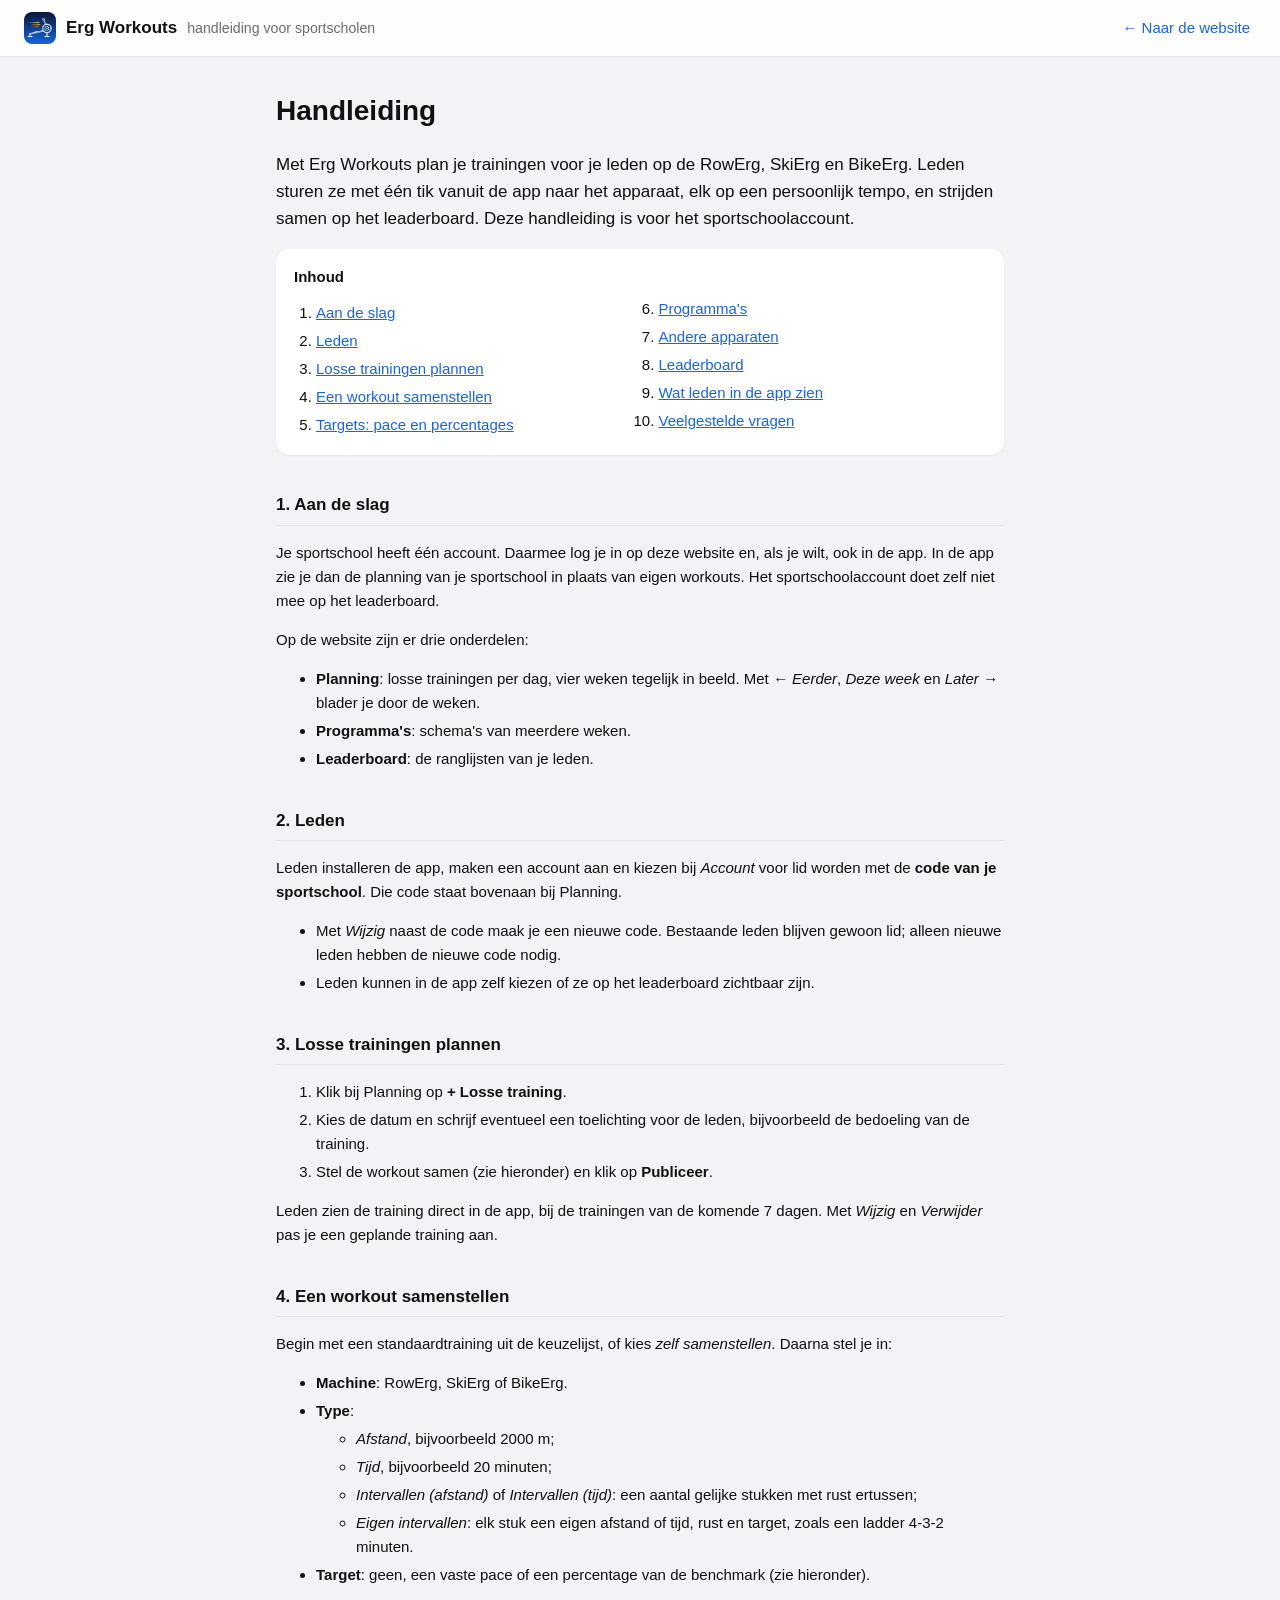
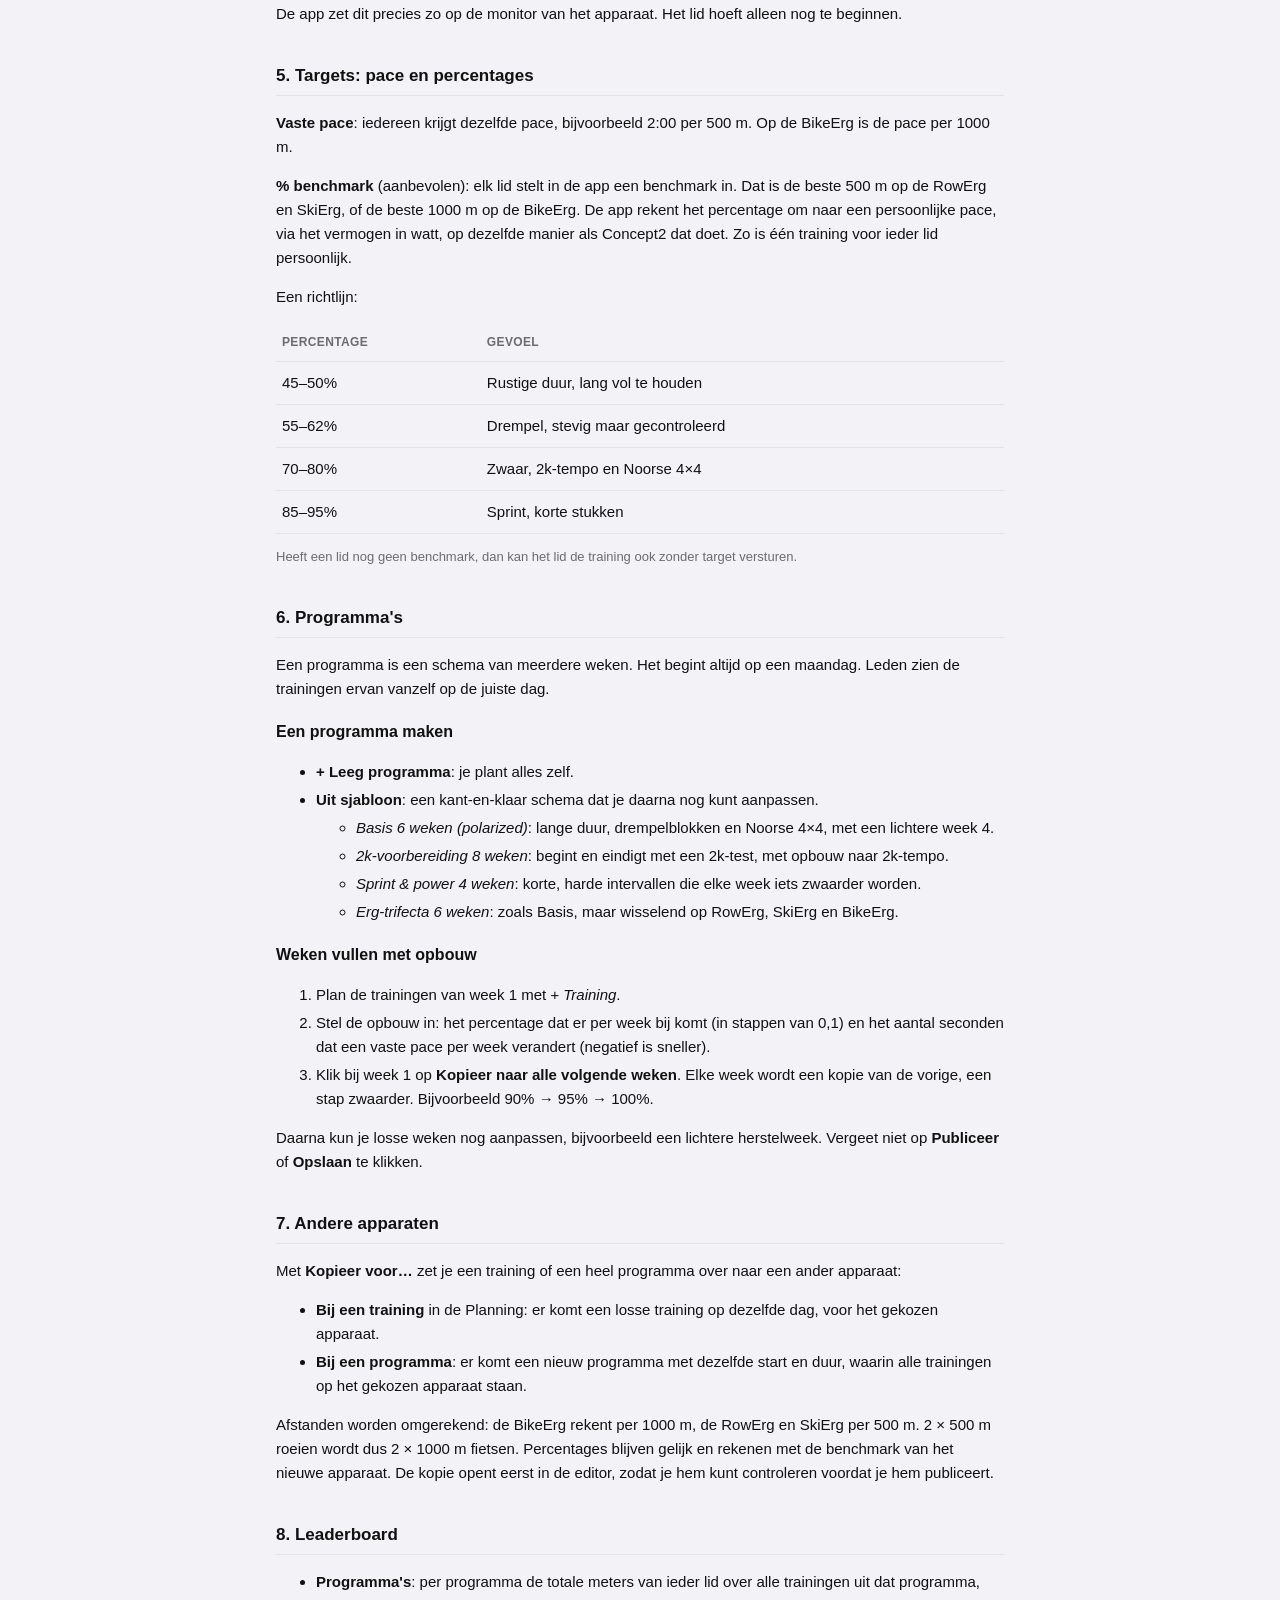
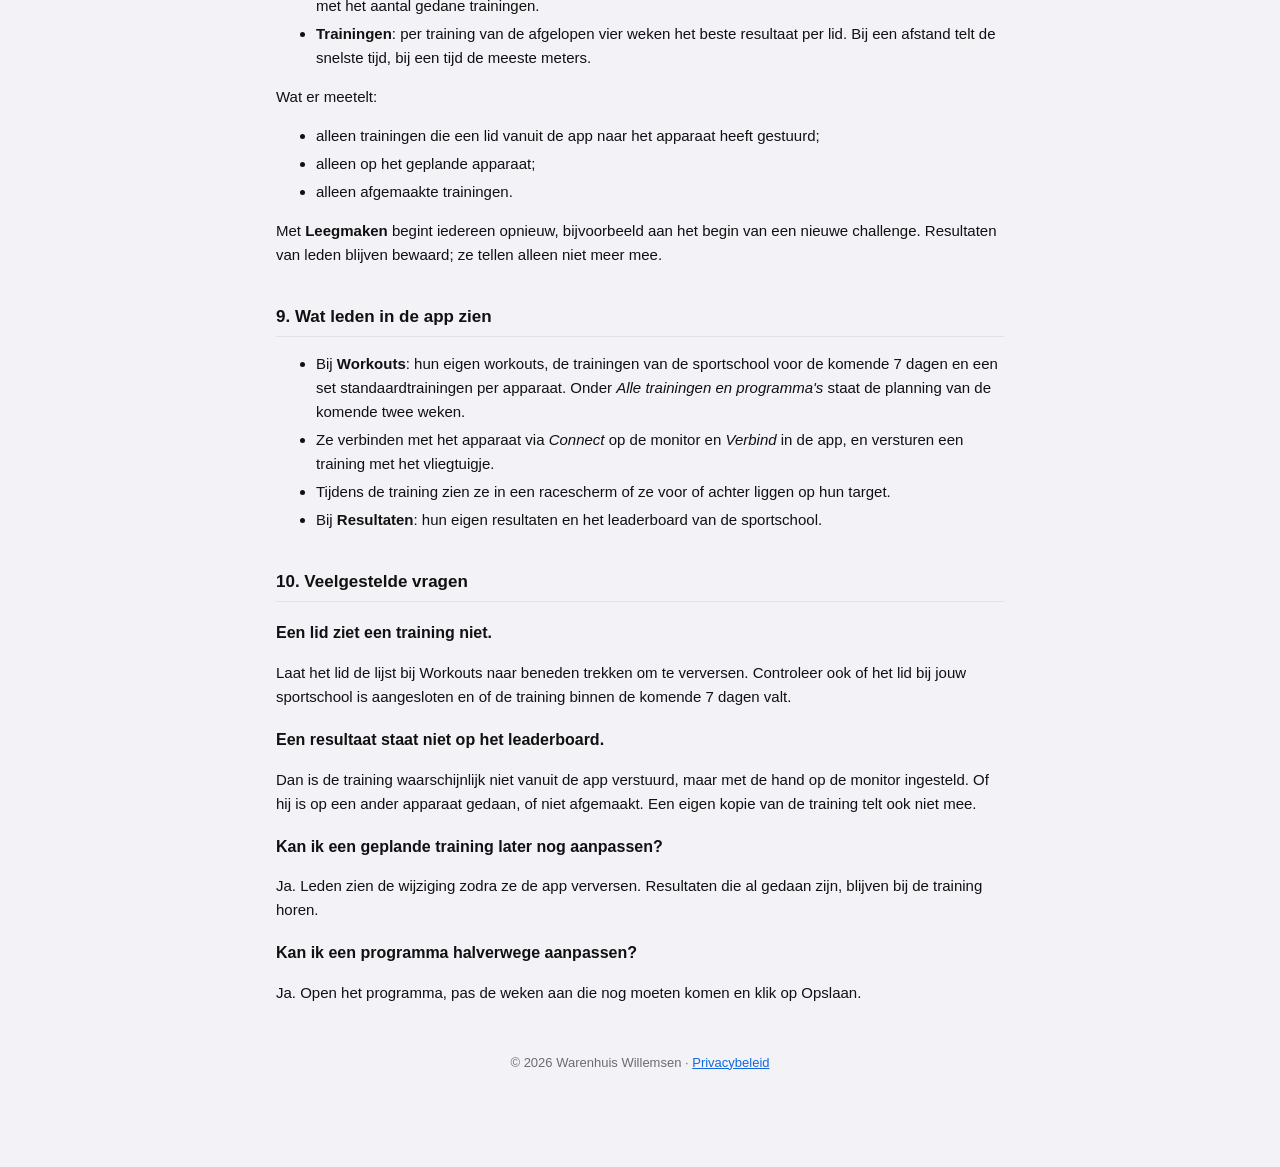
<file: handleiding.html>
<!doctype html>
<html lang="nl">
<head>
  <meta charset="utf-8">
  <meta name="viewport" content="width=device-width, initial-scale=1">
  <title>Handleiding · Erg Workouts</title>
  <link rel="icon" href="icon.png">
  <link rel="stylesheet" href="style.css?v=13">
</head>
<body>
  <header class="topbar">
    <div class="brand"><img src="icon.png" alt="" width="32" height="32"> <span>Erg Workouts</span> <small>handleiding voor sportscholen</small></div>
    <a class="link" id="help" href="./">← Naar de website</a>
  </header>

  <main class="manual">
    <h1>Handleiding</h1>
    <p class="lead">Met Erg Workouts plan je trainingen voor je leden op de RowErg, SkiErg en BikeErg. Leden sturen ze met één tik vanuit de app naar het apparaat, elk op een persoonlijk tempo, en strijden samen op het leaderboard. Deze handleiding is voor het sportschoolaccount.</p>

    <nav class="card toc">
      <strong>Inhoud</strong>
      <ol>
        <li><a href="#start">Aan de slag</a></li>
        <li><a href="#leden">Leden</a></li>
        <li><a href="#trainingen">Losse trainingen plannen</a></li>
        <li><a href="#workout">Een workout samenstellen</a></li>
        <li><a href="#targets">Targets: pace en percentages</a></li>
        <li><a href="#programmas">Programma's</a></li>
        <li><a href="#apparaten">Andere apparaten</a></li>
        <li><a href="#leaderboard">Leaderboard</a></li>
        <li><a href="#app">Wat leden in de app zien</a></li>
        <li><a href="#vragen">Veelgestelde vragen</a></li>
      </ol>
    </nav>

    <section id="start">
      <h2>1. Aan de slag</h2>
      <p>Je sportschool heeft één account. Daarmee log je in op deze website en, als je wilt, ook in de app. In de app zie je dan de planning van je sportschool in plaats van eigen workouts. Het sportschoolaccount doet zelf niet mee op het leaderboard.</p>
      <p>Op de website zijn er drie onderdelen:</p>
      <ul>
        <li><strong>Planning</strong>: losse trainingen per dag, vier weken tegelijk in beeld. Met <em>← Eerder</em>, <em>Deze week</em> en <em>Later →</em> blader je door de weken.</li>
        <li><strong>Programma's</strong>: schema's van meerdere weken.</li>
        <li><strong>Leaderboard</strong>: de ranglijsten van je leden.</li>
      </ul>
    </section>

    <section id="leden">
      <h2>2. Leden</h2>
      <p>Leden installeren de app, maken een account aan en kiezen bij <em>Account</em> voor lid worden met de <strong>code van je sportschool</strong>. Die code staat bovenaan bij Planning.</p>
      <ul>
        <li>Met <em>Wijzig</em> naast de code maak je een nieuwe code. Bestaande leden blijven gewoon lid; alleen nieuwe leden hebben de nieuwe code nodig.</li>
        <li>Leden kunnen in de app zelf kiezen of ze op het leaderboard zichtbaar zijn.</li>
      </ul>
    </section>

    <section id="trainingen">
      <h2>3. Losse trainingen plannen</h2>
      <ol>
        <li>Klik bij Planning op <strong>+ Losse training</strong>.</li>
        <li>Kies de datum en schrijf eventueel een toelichting voor de leden, bijvoorbeeld de bedoeling van de training.</li>
        <li>Stel de workout samen (zie hieronder) en klik op <strong>Publiceer</strong>.</li>
      </ol>
      <p>Leden zien de training direct in de app, bij de trainingen van de komende 7 dagen. Met <em>Wijzig</em> en <em>Verwijder</em> pas je een geplande training aan.</p>
    </section>

    <section id="workout">
      <h2>4. Een workout samenstellen</h2>
      <p>Begin met een standaardtraining uit de keuzelijst, of kies <em>zelf samenstellen</em>. Daarna stel je in:</p>
      <ul>
        <li><strong>Machine</strong>: RowErg, SkiErg of BikeErg.</li>
        <li><strong>Type</strong>:
          <ul>
            <li><em>Afstand</em>, bijvoorbeeld 2000 m;</li>
            <li><em>Tijd</em>, bijvoorbeeld 20 minuten;</li>
            <li><em>Intervallen (afstand)</em> of <em>Intervallen (tijd)</em>: een aantal gelijke stukken met rust ertussen;</li>
            <li><em>Eigen intervallen</em>: elk stuk een eigen afstand of tijd, rust en target, zoals een ladder 4-3-2 minuten.</li>
          </ul>
        </li>
        <li><strong>Target</strong>: geen, een vaste pace of een percentage van de benchmark (zie hieronder).</li>
      </ul>
      <p>De app zet dit precies zo op de monitor van het apparaat. Het lid hoeft alleen nog te beginnen.</p>
    </section>

    <section id="targets">
      <h2>5. Targets: pace en percentages</h2>
      <p><strong>Vaste pace</strong>: iedereen krijgt dezelfde pace, bijvoorbeeld 2:00 per 500 m. Op de BikeErg is de pace per 1000 m.</p>
      <p><strong>% benchmark</strong> (aanbevolen): elk lid stelt in de app een benchmark in. Dat is de beste 500 m op de RowErg en SkiErg, of de beste 1000 m op de BikeErg. De app rekent het percentage om naar een persoonlijke pace, via het vermogen in watt, op dezelfde manier als Concept2 dat doet. Zo is één training voor ieder lid persoonlijk.</p>
      <p>Een richtlijn:</p>
      <table class="compact">
        <tr><th>Percentage</th><th>Gevoel</th></tr>
        <tr><td>45–50%</td><td>Rustige duur, lang vol te houden</td></tr>
        <tr><td>55–62%</td><td>Drempel, stevig maar gecontroleerd</td></tr>
        <tr><td>70–80%</td><td>Zwaar, 2k-tempo en Noorse 4×4</td></tr>
        <tr><td>85–95%</td><td>Sprint, korte stukken</td></tr>
      </table>
      <p class="muted small">Heeft een lid nog geen benchmark, dan kan het lid de training ook zonder target versturen.</p>
    </section>

    <section id="programmas">
      <h2>6. Programma's</h2>
      <p>Een programma is een schema van meerdere weken. Het begint altijd op een maandag. Leden zien de trainingen ervan vanzelf op de juiste dag.</p>
      <h3>Een programma maken</h3>
      <ul>
        <li><strong>+ Leeg programma</strong>: je plant alles zelf.</li>
        <li><strong>Uit sjabloon</strong>: een kant-en-klaar schema dat je daarna nog kunt aanpassen.
          <ul>
            <li><em>Basis 6 weken (polarized)</em>: lange duur, drempelblokken en Noorse 4×4, met een lichtere week 4.</li>
            <li><em>2k-voorbereiding 8 weken</em>: begint en eindigt met een 2k-test, met opbouw naar 2k-tempo.</li>
            <li><em>Sprint &amp; power 4 weken</em>: korte, harde intervallen die elke week iets zwaarder worden.</li>
            <li><em>Erg-trifecta 6 weken</em>: zoals Basis, maar wisselend op RowErg, SkiErg en BikeErg.</li>
          </ul>
        </li>
      </ul>
      <h3>Weken vullen met opbouw</h3>
      <ol>
        <li>Plan de trainingen van week 1 met <em>+ Training</em>.</li>
        <li>Stel de opbouw in: het percentage dat er per week bij komt (in stappen van 0,1) en het aantal seconden dat een vaste pace per week verandert (negatief is sneller).</li>
        <li>Klik bij week 1 op <strong>Kopieer naar alle volgende weken</strong>. Elke week wordt een kopie van de vorige, een stap zwaarder. Bijvoorbeeld 90% → 95% → 100%.</li>
      </ol>
      <p>Daarna kun je losse weken nog aanpassen, bijvoorbeeld een lichtere herstelweek. Vergeet niet op <strong>Publiceer</strong> of <strong>Opslaan</strong> te klikken.</p>
    </section>

    <section id="apparaten">
      <h2>7. Andere apparaten</h2>
      <p>Met <strong>Kopieer voor…</strong> zet je een training of een heel programma over naar een ander apparaat:</p>
      <ul>
        <li><strong>Bij een training</strong> in de Planning: er komt een losse training op dezelfde dag, voor het gekozen apparaat.</li>
        <li><strong>Bij een programma</strong>: er komt een nieuw programma met dezelfde start en duur, waarin alle trainingen op het gekozen apparaat staan.</li>
      </ul>
      <p>Afstanden worden omgerekend: de BikeErg rekent per 1000 m, de RowErg en SkiErg per 500 m. 2 × 500 m roeien wordt dus 2 × 1000 m fietsen. Percentages blijven gelijk en rekenen met de benchmark van het nieuwe apparaat. De kopie opent eerst in de editor, zodat je hem kunt controleren voordat je hem publiceert.</p>
    </section>

    <section id="leaderboard">
      <h2>8. Leaderboard</h2>
      <ul>
        <li><strong>Programma's</strong>: per programma de totale meters van ieder lid over alle trainingen uit dat programma, met het aantal gedane trainingen.</li>
        <li><strong>Trainingen</strong>: per training van de afgelopen vier weken het beste resultaat per lid. Bij een afstand telt de snelste tijd, bij een tijd de meeste meters.</li>
      </ul>
      <p>Wat er meetelt:</p>
      <ul>
        <li>alleen trainingen die een lid vanuit de app naar het apparaat heeft gestuurd;</li>
        <li>alleen op het geplande apparaat;</li>
        <li>alleen afgemaakte trainingen.</li>
      </ul>
      <p>Met <strong>Leegmaken</strong> begint iedereen opnieuw, bijvoorbeeld aan het begin van een nieuwe challenge. Resultaten van leden blijven bewaard; ze tellen alleen niet meer mee.</p>
    </section>

    <section id="app">
      <h2>9. Wat leden in de app zien</h2>
      <ul>
        <li>Bij <strong>Workouts</strong>: hun eigen workouts, de trainingen van de sportschool voor de komende 7 dagen en een set standaardtrainingen per apparaat. Onder <em>Alle trainingen en programma's</em> staat de planning van de komende twee weken.</li>
        <li>Ze verbinden met het apparaat via <em>Connect</em> op de monitor en <em>Verbind</em> in de app, en versturen een training met het vliegtuigje.</li>
        <li>Tijdens de training zien ze in een racescherm of ze voor of achter liggen op hun target.</li>
        <li>Bij <strong>Resultaten</strong>: hun eigen resultaten en het leaderboard van de sportschool.</li>
      </ul>
    </section>

    <section id="vragen">
      <h2>10. Veelgestelde vragen</h2>
      <h3>Een lid ziet een training niet.</h3>
      <p>Laat het lid de lijst bij Workouts naar beneden trekken om te verversen. Controleer ook of het lid bij jouw sportschool is aangesloten en of de training binnen de komende 7 dagen valt.</p>
      <h3>Een resultaat staat niet op het leaderboard.</h3>
      <p>Dan is de training waarschijnlijk niet vanuit de app verstuurd, maar met de hand op de monitor ingesteld. Of hij is op een ander apparaat gedaan, of niet afgemaakt. Een eigen kopie van de training telt ook niet mee.</p>
      <h3>Kan ik een geplande training later nog aanpassen?</h3>
      <p>Ja. Leden zien de wijziging zodra ze de app verversen. Resultaten die al gedaan zijn, blijven bij de training horen.</p>
      <h3>Kan ik een programma halverwege aanpassen?</h3>
      <p>Ja. Open het programma, pas de weken aan die nog moeten komen en klik op Opslaan.</p>
    </section>

    <p class="muted small copyright-line">© <span id="year"></span> Warenhuis Willemsen · <a href="privacy.html">Privacybeleid</a></p>
  </main>
  <script>document.getElementById("year").textContent = new Date().getFullYear();</script>
</body>
</html>
</file>
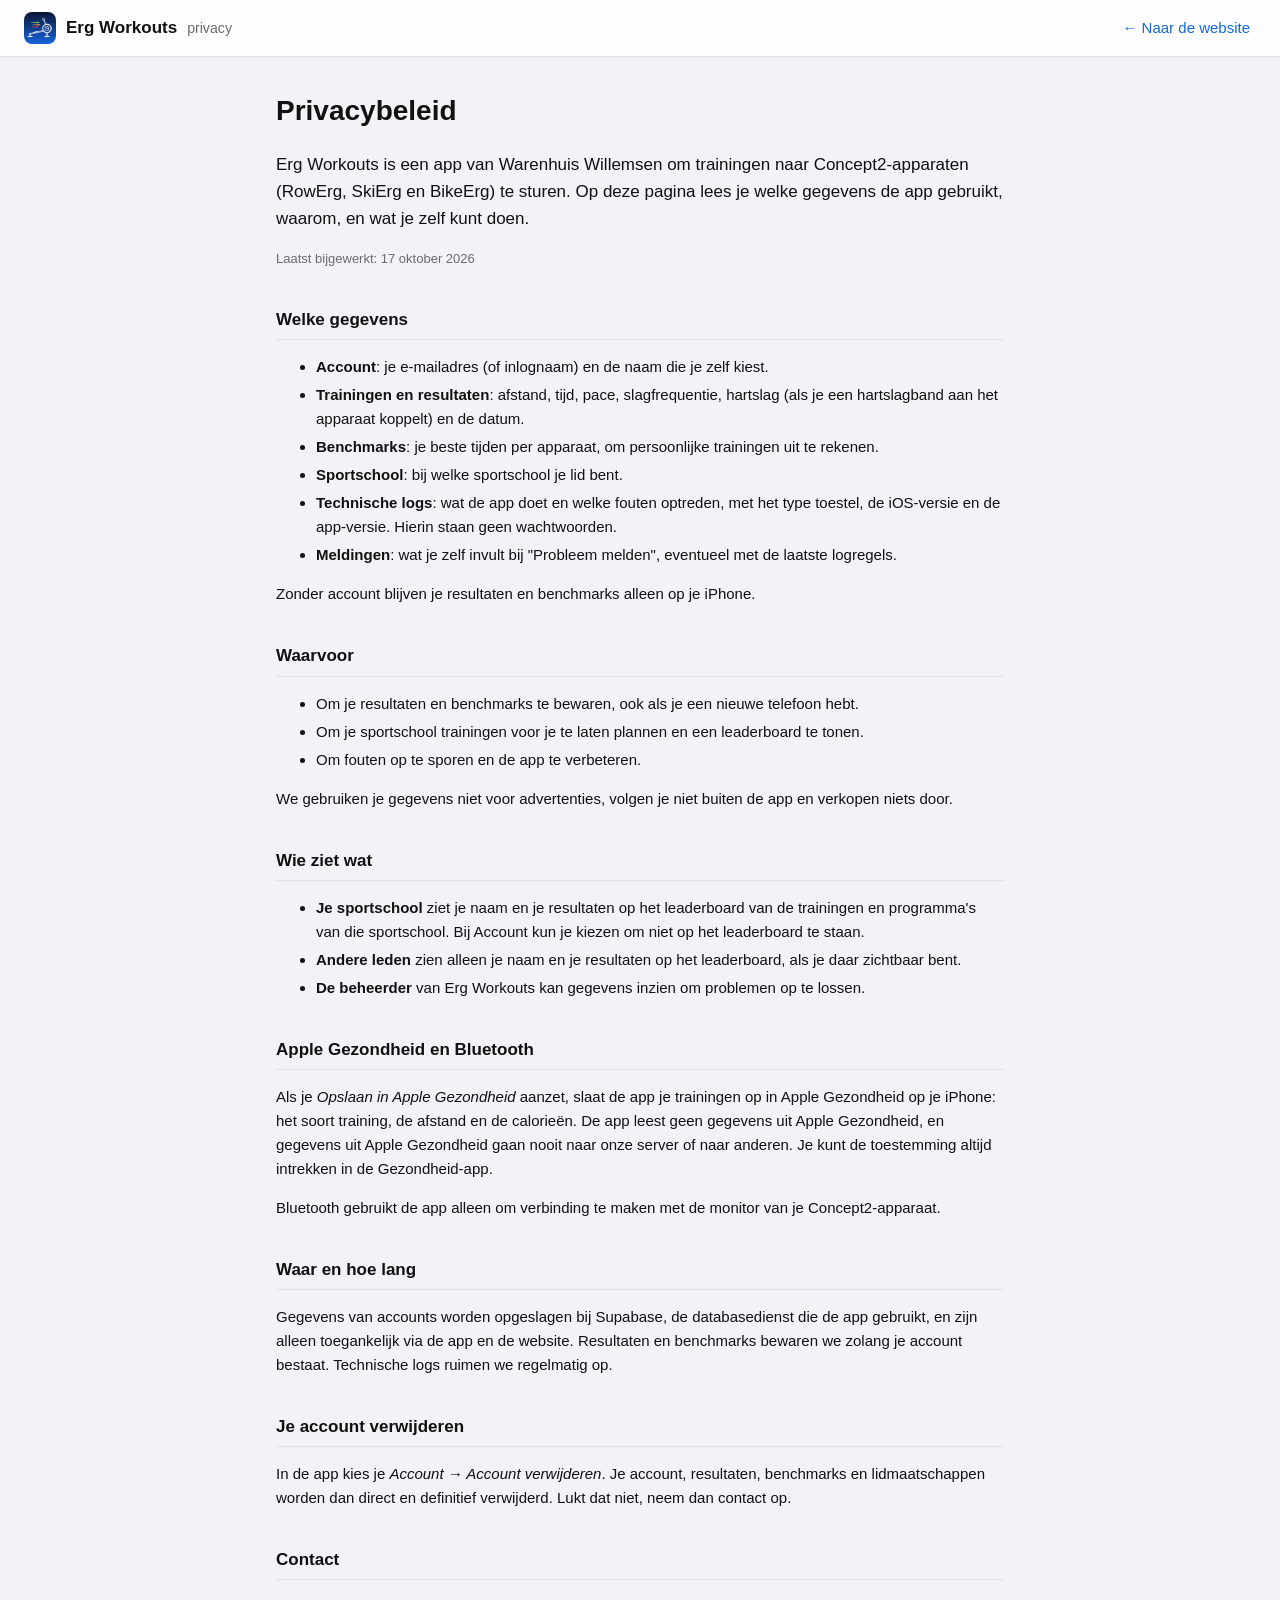
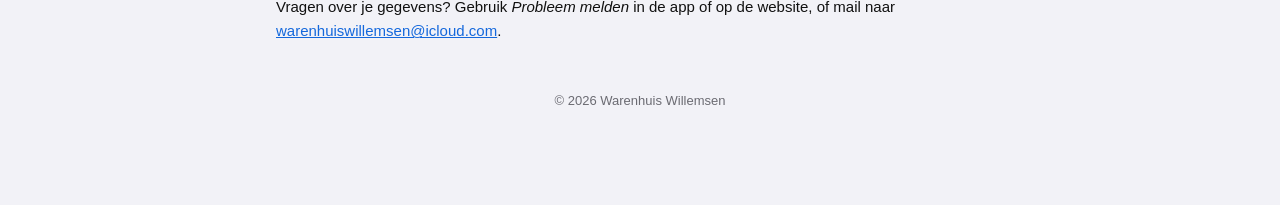
<file: privacy.html>
<!doctype html>
<html lang="nl">
<head>
  <meta charset="utf-8">
  <meta name="viewport" content="width=device-width, initial-scale=1">
  <title>Privacy · Erg Workouts</title>
  <link rel="icon" href="icon.png">
  <link rel="stylesheet" href="style.css?v=13">
</head>
<body>
  <header class="topbar">
    <div class="brand"><img src="icon.png" alt="" width="32" height="32"> <span>Erg Workouts</span> <small>privacy</small></div>
    <a class="link" id="help" href="./">← Naar de website</a>
  </header>

  <main class="manual">
    <h1>Privacybeleid</h1>
    <p class="lead">Erg Workouts is een app van Warenhuis Willemsen om trainingen naar Concept2-apparaten (RowErg, SkiErg en BikeErg) te sturen. Op deze pagina lees je welke gegevens de app gebruikt, waarom, en wat je zelf kunt doen.</p>
    <p class="muted small">Laatst bijgewerkt: 17 oktober 2026</p>

    <section>
      <h2>Welke gegevens</h2>
      <ul>
        <li><strong>Account</strong>: je e-mailadres (of inlognaam) en de naam die je zelf kiest.</li>
        <li><strong>Trainingen en resultaten</strong>: afstand, tijd, pace, slagfrequentie, hartslag (als je een hartslagband aan het apparaat koppelt) en de datum.</li>
        <li><strong>Benchmarks</strong>: je beste tijden per apparaat, om persoonlijke trainingen uit te rekenen.</li>
        <li><strong>Sportschool</strong>: bij welke sportschool je lid bent.</li>
        <li><strong>Technische logs</strong>: wat de app doet en welke fouten optreden, met het type toestel, de iOS-versie en de app-versie. Hierin staan geen wachtwoorden.</li>
        <li><strong>Meldingen</strong>: wat je zelf invult bij "Probleem melden", eventueel met de laatste logregels.</li>
      </ul>
      <p>Zonder account blijven je resultaten en benchmarks alleen op je iPhone.</p>
    </section>

    <section>
      <h2>Waarvoor</h2>
      <ul>
        <li>Om je resultaten en benchmarks te bewaren, ook als je een nieuwe telefoon hebt.</li>
        <li>Om je sportschool trainingen voor je te laten plannen en een leaderboard te tonen.</li>
        <li>Om fouten op te sporen en de app te verbeteren.</li>
      </ul>
      <p>We gebruiken je gegevens niet voor advertenties, volgen je niet buiten de app en verkopen niets door.</p>
    </section>

    <section>
      <h2>Wie ziet wat</h2>
      <ul>
        <li><strong>Je sportschool</strong> ziet je naam en je resultaten op het leaderboard van de trainingen en programma's van die sportschool. Bij Account kun je kiezen om niet op het leaderboard te staan.</li>
        <li><strong>Andere leden</strong> zien alleen je naam en je resultaten op het leaderboard, als je daar zichtbaar bent.</li>
        <li><strong>De beheerder</strong> van Erg Workouts kan gegevens inzien om problemen op te lossen.</li>
      </ul>
    </section>

    <section>
      <h2>Apple Gezondheid en Bluetooth</h2>
      <p>Als je <em>Opslaan in Apple Gezondheid</em> aanzet, slaat de app je trainingen op in Apple Gezondheid op je iPhone: het soort training, de afstand en de calorieën. De app leest geen gegevens uit Apple Gezondheid, en gegevens uit Apple Gezondheid gaan nooit naar onze server of naar anderen. Je kunt de toestemming altijd intrekken in de Gezondheid-app.</p>
      <p>Bluetooth gebruikt de app alleen om verbinding te maken met de monitor van je Concept2-apparaat.</p>
    </section>

    <section>
      <h2>Waar en hoe lang</h2>
      <p>Gegevens van accounts worden opgeslagen bij Supabase, de databasedienst die de app gebruikt, en zijn alleen toegankelijk via de app en de website. Resultaten en benchmarks bewaren we zolang je account bestaat. Technische logs ruimen we regelmatig op.</p>
    </section>

    <section>
      <h2>Je account verwijderen</h2>
      <p>In de app kies je <em>Account → Account verwijderen</em>. Je account, resultaten, benchmarks en lidmaatschappen worden dan direct en definitief verwijderd. Lukt dat niet, neem dan contact op.</p>
    </section>

    <section>
      <h2>Contact</h2>
      <p>Vragen over je gegevens? Gebruik <em>Probleem melden</em> in de app of op de website, of mail naar <a href="mailto:warenhuiswillemsen@icloud.com">warenhuiswillemsen@icloud.com</a>.</p>
    </section>

    <p class="muted small copyright-line">© <span id="year"></span> Warenhuis Willemsen</p>
  </main>
  <script>document.getElementById("year").textContent = new Date().getFullYear();</script>
</body>
</html>
</file>
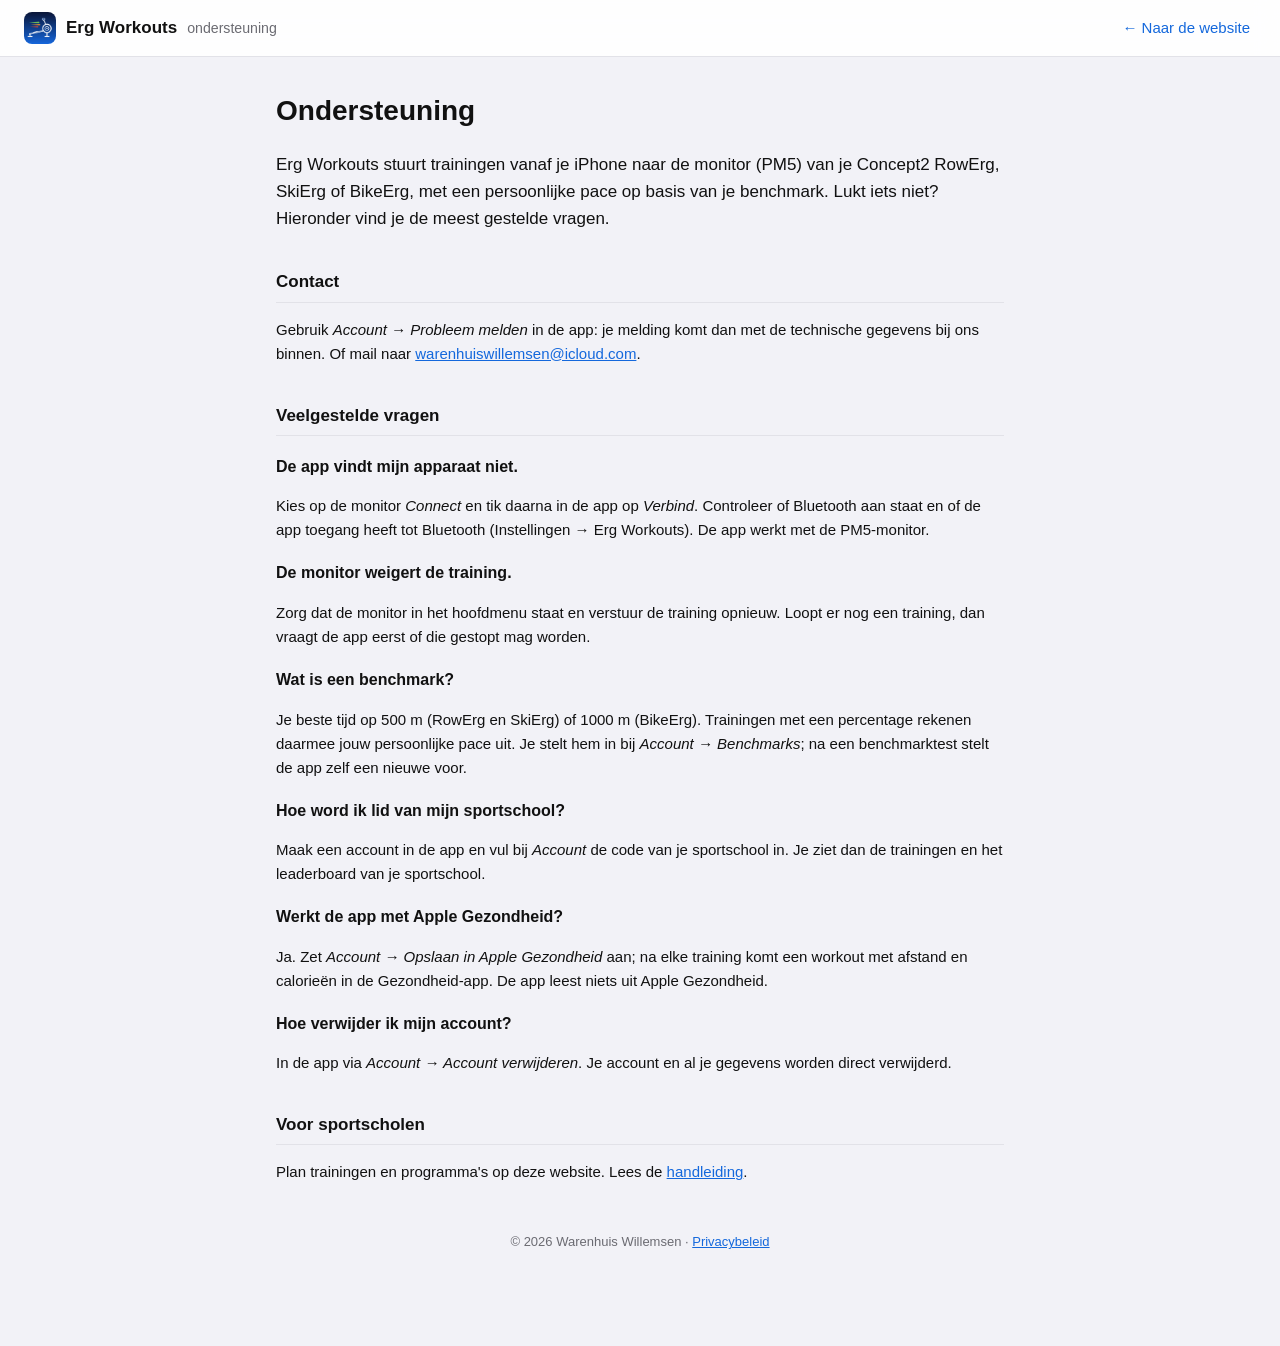
<file: support.html>
<!doctype html>
<html lang="nl">
<head>
  <meta charset="utf-8">
  <meta name="viewport" content="width=device-width, initial-scale=1">
  <title>Ondersteuning · Erg Workouts</title>
  <link rel="icon" href="icon.png">
  <link rel="stylesheet" href="style.css?v=17">
</head>
<body>
  <header class="topbar">
    <div class="brand"><img src="icon.png" alt="" width="32" height="32"> <span>Erg Workouts</span> <small>ondersteuning</small></div>
    <a class="link" id="help" href="./">← Naar de website</a>
  </header>

  <main class="manual">
    <h1>Ondersteuning</h1>
    <p class="lead">Erg Workouts stuurt trainingen vanaf je iPhone naar de monitor (PM5) van je Concept2 RowErg, SkiErg of BikeErg, met een persoonlijke pace op basis van je benchmark. Lukt iets niet? Hieronder vind je de meest gestelde vragen.</p>

    <section>
      <h2>Contact</h2>
      <p>Gebruik <em>Account → Probleem melden</em> in de app: je melding komt dan met de technische gegevens bij ons binnen. Of mail naar <a href="mailto:warenhuiswillemsen@icloud.com">warenhuiswillemsen@icloud.com</a>.</p>
    </section>

    <section>
      <h2>Veelgestelde vragen</h2>
      <h3>De app vindt mijn apparaat niet.</h3>
      <p>Kies op de monitor <em>Connect</em> en tik daarna in de app op <em>Verbind</em>. Controleer of Bluetooth aan staat en of de app toegang heeft tot Bluetooth (Instellingen → Erg Workouts). De app werkt met de PM5-monitor.</p>
      <h3>De monitor weigert de training.</h3>
      <p>Zorg dat de monitor in het hoofdmenu staat en verstuur de training opnieuw. Loopt er nog een training, dan vraagt de app eerst of die gestopt mag worden.</p>
      <h3>Wat is een benchmark?</h3>
      <p>Je beste tijd op 500 m (RowErg en SkiErg) of 1000 m (BikeErg). Trainingen met een percentage rekenen daarmee jouw persoonlijke pace uit. Je stelt hem in bij <em>Account → Benchmarks</em>; na een benchmarktest stelt de app zelf een nieuwe voor.</p>
      <h3>Hoe word ik lid van mijn sportschool?</h3>
      <p>Maak een account in de app en vul bij <em>Account</em> de code van je sportschool in. Je ziet dan de trainingen en het leaderboard van je sportschool.</p>
      <h3>Werkt de app met Apple Gezondheid?</h3>
      <p>Ja. Zet <em>Account → Opslaan in Apple Gezondheid</em> aan; na elke training komt een workout met afstand en calorieën in de Gezondheid-app. De app leest niets uit Apple Gezondheid.</p>
      <h3>Hoe verwijder ik mijn account?</h3>
      <p>In de app via <em>Account → Account verwijderen</em>. Je account en al je gegevens worden direct verwijderd.</p>
    </section>

    <section>
      <h2>Voor sportscholen</h2>
      <p>Plan trainingen en programma's op deze website. Lees de <a href="handleiding.html">handleiding</a>.</p>
    </section>

    <p class="muted small copyright-line">© <span id="year"></span> Warenhuis Willemsen · <a href="privacy.html">Privacybeleid</a></p>
  </main>
  <script>document.getElementById("year").textContent = new Date().getFullYear();</script>
</body>
</html>
</file>
<file: style.css>
:root {
  --bg: #f2f2f7;
  --card: #ffffff;
  --text: #111;
  --muted: #6b6b72;
  --line: #e2e2e8;
  --accent: #1468dc;
  --accent-soft: #e6effc;
  --orange: #ff7a1a;
  --danger: #d6342c;
  --green: #1a9f4b;
  --radius: 14px;
  color-scheme: light;
}

@media (prefers-color-scheme: dark) {
  :root {
    --bg: #000;
    --card: #1c1c1e;
    --text: #f2f2f7;
    --muted: #9a9aa2;
    --line: #2f2f33;
    --accent: #3d8bff;
    --accent-soft: #14284a;
    color-scheme: dark;
  }
}

* { box-sizing: border-box; }

body {
  margin: 0;
  font: 15px/1.45 -apple-system, BlinkMacSystemFont, "SF Pro Text", "Segoe UI", Roboto, sans-serif;
  background: var(--bg);
  color: var(--text);
}

.topbar {
  position: sticky; top: 0; z-index: 5;
  display: flex; align-items: center; gap: 24px; flex-wrap: wrap;
  padding: 12px 24px;
  background: color-mix(in srgb, var(--card) 88%, transparent);
  backdrop-filter: blur(12px);
  border-bottom: 1px solid var(--line);
}
.brand { display: flex; align-items: center; gap: 10px; font-weight: 700; font-size: 17px; }
.brand img { border-radius: 8px; }
.brand small { color: var(--muted); font-weight: 500; }
[hidden] { display: none !important; }
nav { display: flex; gap: 4px; background: var(--bg); padding: 4px; border-radius: 10px; }
nav button { border: 0; background: none; padding: 7px 14px; border-radius: 8px; font: inherit; color: var(--muted); cursor: pointer; }
nav button.active { background: var(--card); color: var(--text); font-weight: 600; box-shadow: 0 1px 3px #0002; }
.account { margin-left: auto; display: flex; align-items: center; gap: 12px; color: var(--muted); }

main { max-width: 1040px; margin: 0 auto; padding: 24px 16px 80px; }
h1 { font-size: 28px; margin: 8px 0 4px; }
h2 { font-size: 17px; margin: 28px 0 10px; }
.muted { color: var(--muted); }
.small { font-size: 13px; }
.row { display: flex; gap: 12px; align-items: center; flex-wrap: wrap; }
.spacer { flex: 1; }

.card { background: var(--card); border-radius: var(--radius); padding: 16px 18px; box-shadow: 0 1px 2px #0000000d; }
.stack > * + * { margin-top: 12px; }
.grid { display: grid; gap: 14px; grid-template-columns: repeat(auto-fill, minmax(300px, 1fr)); }

button, .button {
  font: inherit; border-radius: 10px; border: 1px solid var(--line); background: var(--card); color: var(--text);
  padding: 8px 14px; cursor: pointer;
}
button.primary { background: var(--accent); border-color: var(--accent); color: #fff; font-weight: 600; }
button.danger { color: var(--danger); }
button.link { border: 0; background: none; color: var(--accent); padding: 4px 6px; }
button:disabled { opacity: .5; cursor: default; }

input, select, textarea {
  font: inherit; color: var(--text); background: var(--bg); border: 1px solid var(--line);
  border-radius: 9px; padding: 8px 10px; min-width: 0;
}
textarea { width: 100%; min-height: 60px; resize: vertical; }
label { display: grid; gap: 4px; font-size: 13px; color: var(--muted); }
label > input, label > select { color: var(--text); font-size: 15px; }
.fields { display: grid; gap: 12px; grid-template-columns: repeat(auto-fill, minmax(150px, 1fr)); }

.segmented { display: inline-flex; background: var(--bg); padding: 3px; border-radius: 9px; gap: 2px; }
.segmented button { border: 0; background: none; padding: 5px 12px; border-radius: 7px; color: var(--muted); }
.segmented button.active { background: var(--card); color: var(--text); font-weight: 600; box-shadow: 0 1px 2px #0002; }

.day { display: grid; grid-template-columns: 120px 1fr; gap: 12px; padding: 12px 0; border-top: 1px solid var(--line); }
.day:first-child { border-top: 0; }
.day .date { font-weight: 600; }
.day .date small { display: block; color: var(--muted); font-weight: 400; }
.training { display: flex; gap: 12px; align-items: flex-start; padding: 6px 0; }
.training + .training { border-top: 1px dashed var(--line); }
.training .icon { font-size: 20px; width: 28px; text-align: center; }
.training .body { flex: 1; }
.training .name { font-weight: 600; }
.training .meta { color: var(--muted); font-size: 13px; }
.tag { display: inline-block; font-size: 12px; padding: 1px 8px; border-radius: 99px; background: var(--accent-soft); color: var(--accent); }
.tag.orange { background: #ff7a1a22; color: var(--orange); }
.today { color: var(--accent); }

.week { border-top: 1px solid var(--line); padding-top: 12px; margin-top: 12px; }
.week:first-of-type { border-top: 0; margin-top: 0; padding-top: 0; }
.week-head { display: flex; align-items: center; gap: 10px; margin-bottom: 6px; }
.week-head strong { font-size: 16px; }

table { width: 100%; border-collapse: collapse; }
td, th { text-align: left; padding: 9px 6px; border-bottom: 1px solid var(--line); }
th { font-size: 12px; color: var(--muted); font-weight: 600; text-transform: uppercase; letter-spacing: .03em; }
td.num { text-align: right; font-variant-numeric: tabular-nums; }
.rank { width: 44px; font-size: 18px; }

dialog { border: 0; border-radius: 18px; padding: 0; width: min(720px, 94vw); background: var(--card); color: var(--text); box-shadow: 0 20px 60px #0005; }
dialog::backdrop { background: #0006; }
dialog .head { display: flex; align-items: center; gap: 12px; padding: 16px 20px; border-bottom: 1px solid var(--line); }
dialog .head h3 { margin: 0; flex: 1; font-size: 18px; }
dialog .content { padding: 18px 20px; max-height: 70vh; overflow: auto; }
dialog .foot { display: flex; gap: 10px; justify-content: flex-end; padding: 14px 20px; border-top: 1px solid var(--line); }

.interval-row { display: grid; grid-template-columns: 30px 120px 1fr 1fr 1.1fr 90px 32px; gap: 8px; align-items: end; padding: 8px 0; border-top: 1px dashed var(--line); }
.interval-row:first-child { border-top: 0; }
.interval-row .n { font-weight: 700; color: var(--muted); padding-bottom: 8px; }

.login { max-width: 380px; margin: 60px auto; }
.toast { position: fixed; bottom: 24px; left: 50%; transform: translateX(-50%); background: #111d; color: #fff; padding: 10px 18px; border-radius: 12px; }
.error { color: var(--danger); }

@media (max-width: 640px) {
  .topbar { padding: 10px 12px; gap: 10px; }
  .day { grid-template-columns: 1fr; gap: 4px; }
  .interval-row { grid-template-columns: 1fr 1fr; }
  .interval-row .n { grid-column: 1 / -1; padding: 0; }
}
.copyright { text-align: center; margin-top: -32px; }
.copyright img { display: block; width: 56px; margin: 0 auto 6px; border-radius: 4px; opacity: 0.6; }
select.copy-for { width: auto; padding: 4px 6px; font-size: 13px; color: var(--accent); background: transparent; border-color: transparent; cursor: pointer; }
select.copy-for:hover { border-color: var(--line); }
#help { margin-left: auto; }
a.link { color: var(--accent); text-decoration: none; padding: 4px 6px; }
a.link:hover { text-decoration: underline; }

/* Handleiding */
.manual { max-width: 760px; line-height: 1.6; }
.manual .lead { font-size: 17px; }
.manual section { margin-top: 36px; scroll-margin-top: 80px; }
.manual h2 { border-bottom: 1px solid var(--line); padding-bottom: 6px; }
.manual h3 { margin: 18px 0 4px; font-size: 16px; }
.manual li { margin: 4px 0; }
.manual a { color: var(--accent); }
.manual .toc { display: block; }
.manual .toc ol { margin: 8px 0 0; padding-left: 22px; columns: 2; }
.manual table.compact { margin: 8px 0; }
.manual .copyright-line { text-align: center; margin-top: 48px; }
@media (max-width: 600px) { .manual .toc ol { columns: 1; } }
#help + #report, #report + .account, #help + .account { margin-left: 0; }

/* Beheer */
.stats { display: grid; gap: 14px; grid-template-columns: repeat(auto-fill, minmax(170px, 1fr)); }
.stat .value { font-size: 28px; font-weight: 700; margin: 2px 0; }
.bars { display: grid; gap: 6px; }
.bar-row { display: grid; grid-template-columns: 64px 1fr 110px; gap: 10px; align-items: center; }
.bar { height: 10px; background: var(--bg); border-radius: 99px; overflow: hidden; }
.bar span { display: block; height: 100%; background: var(--accent); border-radius: 99px; }
.mono { font-family: ui-monospace, SFMono-Regular, Menlo, monospace; font-size: 12.5px; word-break: break-word; }
pre.logs { font-family: ui-monospace, SFMono-Regular, Menlo, monospace; font-size: 12px; background: var(--bg); padding: 10px; border-radius: 8px; max-height: 360px; overflow: auto; white-space: pre-wrap; }
.nowrap { white-space: nowrap; }
label.check { display: flex; flex-direction: row; align-items: center; gap: 8px; font-size: 14px; color: var(--text); }
.issue + .issue { margin-top: 14px; }
.issue.opgelost { opacity: .6; }
.issue .message { white-space: pre-wrap; margin: 0; }
table.log-rows td { vertical-align: top; }
.week-block + .week-block { border-top: 1px solid var(--line); padding-top: 10px; }
.week-block.current { background: var(--accent-soft); margin: 0 -18px; padding: 10px 18px; }
details > summary { cursor: pointer; padding: 6px 0; }
details + details { border-top: 1px solid var(--line); }
/* Narrow screens: tabs and wide tables scroll within themselves, not the whole page. */
nav { max-width: 100%; overflow-x: auto; }
nav button { flex: none; white-space: nowrap; }
.card:has(> table) { overflow-x: auto; }
img.qr { width: 200px; height: 200px; background: #fff; padding: 8px; border-radius: 12px; display: block; margin: 0 auto; }
.filters { display: flex; flex-wrap: wrap; gap: 10px; align-items: center; }
.filters #f-q { flex: 1; min-width: 220px; }
</file>
